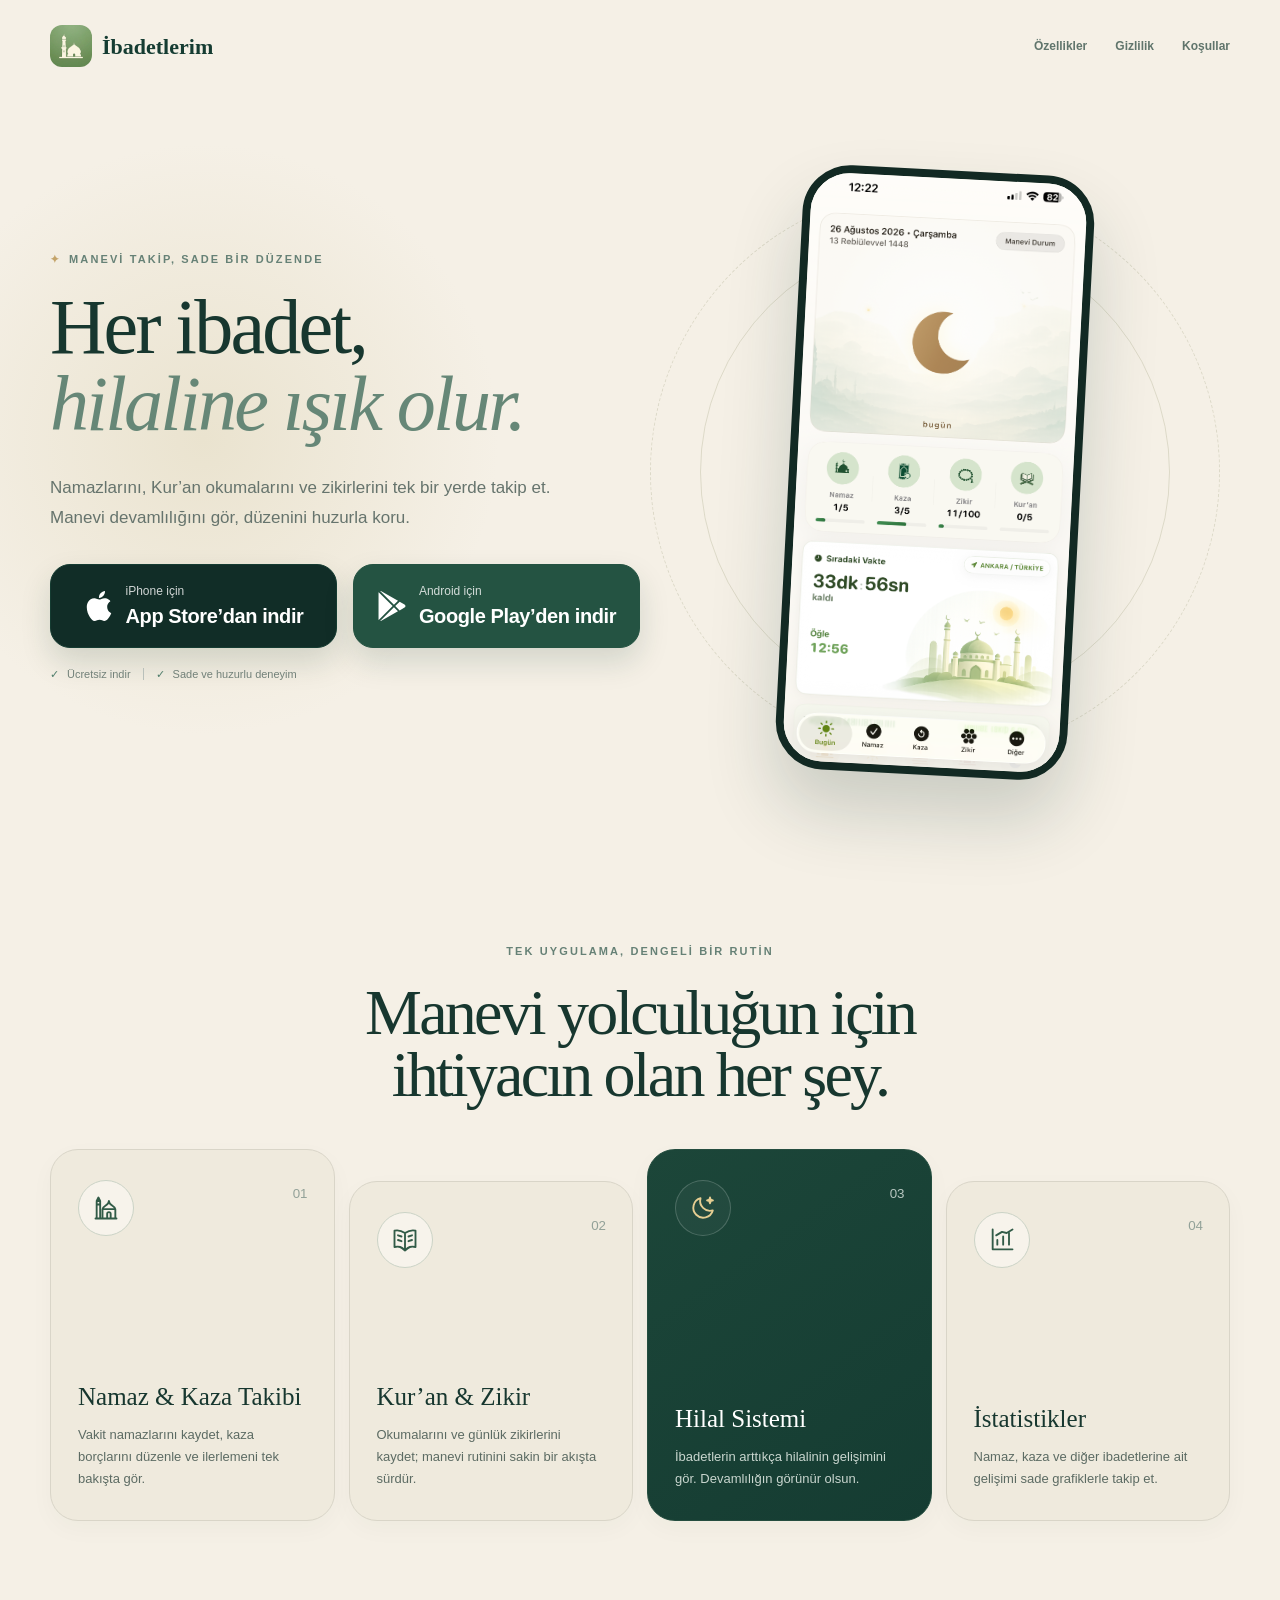
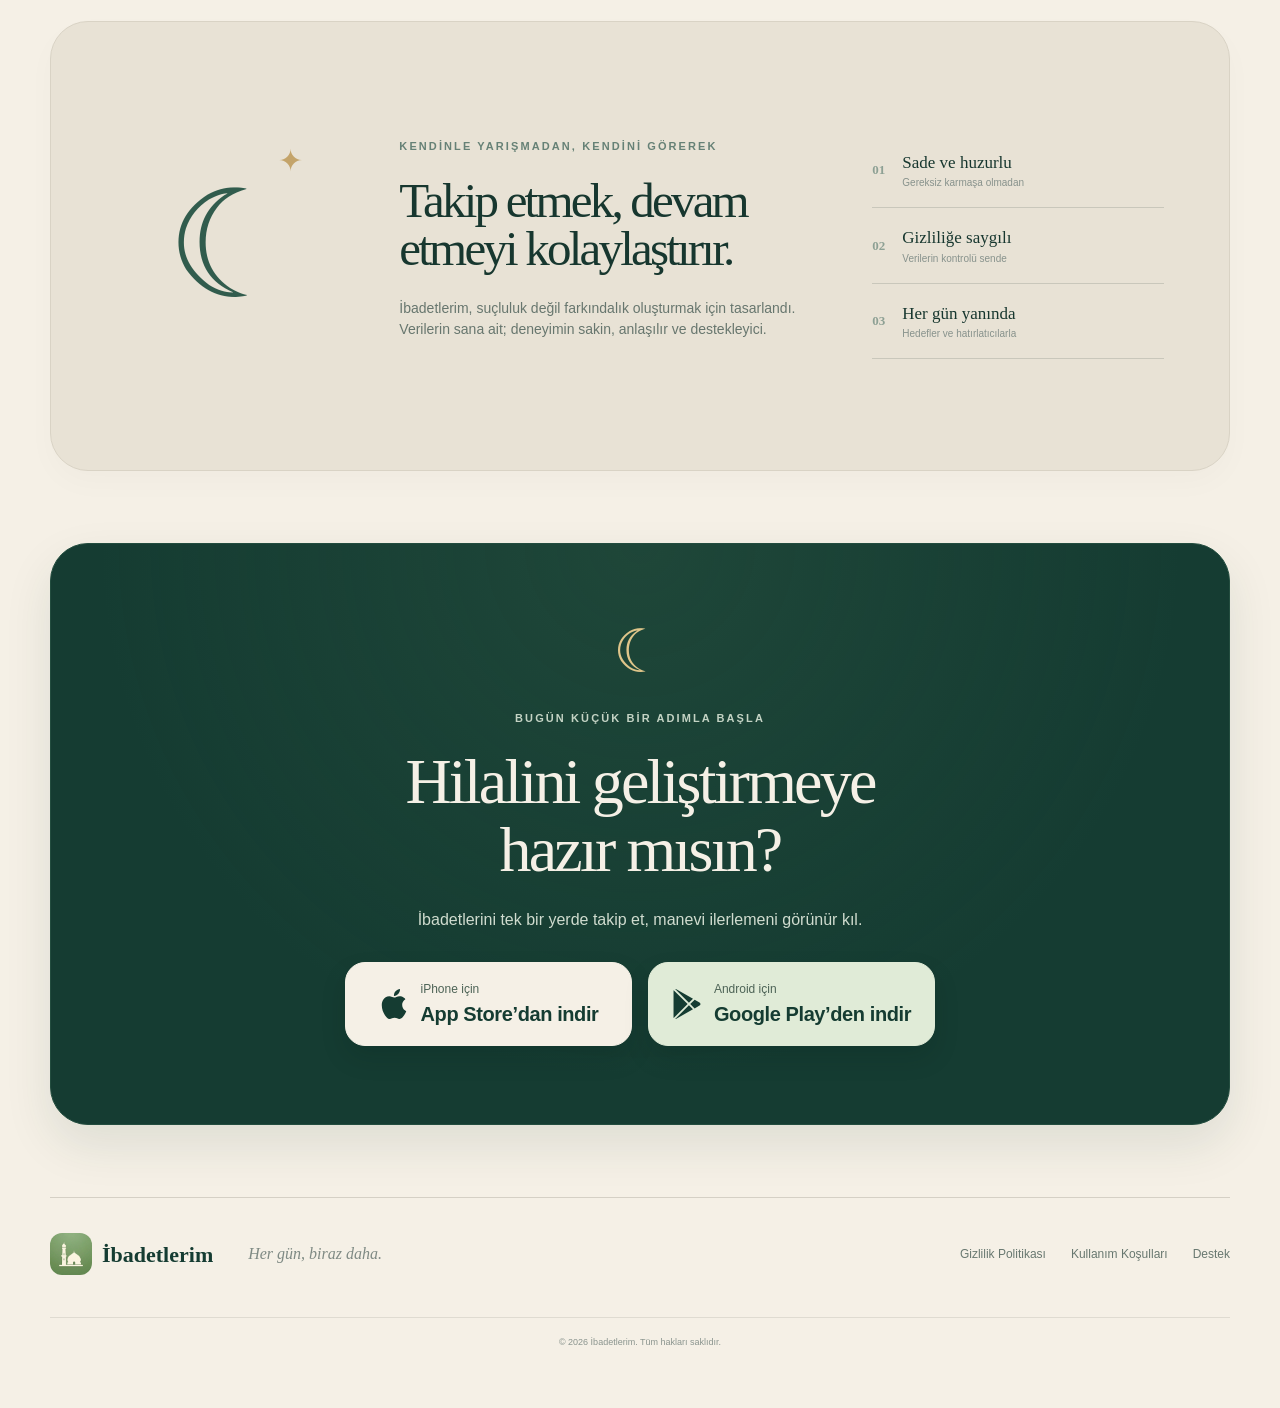
<file: index.html>
<!doctype html><html lang="tr"><head><meta charset="utf-8"><meta name="viewport" content="width=device-width,initial-scale=1"><title>İbadetlerim — Manevi Takip ve Hilal Sistemi</title><meta name="description" content="Namaz, kaza, Kur’an ve zikir takibini tek bir yerde birleştiren sade manevi takip uygulaması."><meta property="og:title" content="İbadetlerim"><meta property="og:description" content="Her ibadet, hilaline ışık olur."><link rel="stylesheet" href="styles.css"><link rel="stylesheet" href="landing.css"><!-- Google Analytics placeholder: gerçek kimlik hazır olduğunda buraya GA etiketi eklenebilir. --><!-- Meta Pixel placeholder: gerçek Pixel ID hazır olduğunda buraya Meta etiketi eklenebilir. --></head>
<body class="landing"><header class="lp-header"><div class="lp-shell lp-nav"><a class="lp-brand" href="#top"><img src="ibadetlerim-logo.jpg" alt="" width="42" height="42" style="border-radius:12px;object-fit:cover">İbadetlerim</a><nav aria-label="Ana menü"><a href="#ozellikler">Özellikler</a><a href="ibadetlerim-privacy.html">Gizlilik</a><a href="ibadetlerim-terms.html">Koşullar</a></nav></div></header>
<main id="top"><section class="lp-hero lp-shell"><div class="lp-hero-copy"><p class="lp-eyebrow"><span>✦</span>Manevi takip, sade bir düzende</p><h1>Her ibadet,<br><em>hilaline ışık olur.</em></h1><p class="lp-lead">Namazlarını, Kur’an okumalarını ve zikirlerini tek bir yerde takip et. Manevi devamlılığını gör, düzenini huzurla koru.</p><div class="lp-actions"><a class="lp-store" href="https://apps.apple.com/tr/app/i-badetlerim/id6791574073" target="_blank" rel="noopener"><svg class="lp-store-icon" viewBox="0 0 24 24" width="30" height="30" fill="currentColor" aria-hidden="true" focusable="false" xmlns="http://www.w3.org/2000/svg"><path d="M12.152 6.896c-.948 0-2.415-1.078-3.96-1.04-2.04.027-3.91 1.183-4.961 3.014-2.117 3.675-.546 9.103 1.519 12.09 1.013 1.454 2.208 3.09 3.792 3.039 1.52-.065 2.09-.987 3.935-.987 1.831 0 2.35.987 3.96.948 1.637-.026 2.676-1.48 3.676-2.948 1.156-1.688 1.636-3.325 1.662-3.415-.039-.013-3.182-1.221-3.22-4.857-.026-3.04 2.48-4.494 2.597-4.559-1.429-2.09-3.623-2.324-4.39-2.376-2-.156-3.675 1.09-4.61 1.09zM15.53 3.83c.843-1.012 1.4-2.427 1.245-3.83-1.207.052-2.662.805-3.532 1.818-.78.896-1.454 2.338-1.273 3.714 1.338.104 2.715-.688 3.559-1.701"/></svg><span><small>iPhone için</small><strong>App Store’dan indir</strong></span></a><a class="lp-store lp-store-play" href="https://play.google.com/store/apps/details?id=com.ibadetlerim.app" target="_blank" rel="noopener"><svg class="lp-store-icon" viewBox="0 0 24 24" width="30" height="30" fill="currentColor" aria-hidden="true" focusable="false" xmlns="http://www.w3.org/2000/svg"><path d="M22.018 13.298l-3.919 2.218-3.515-3.493 3.543-3.521 3.891 2.202a1.49 1.49 0 0 1 0 2.594zM1.337.924a1.486 1.486 0 0 0-.112.568v21.017c0 .217.045.419.124.6l11.155-11.087L1.337.924zm12.207 10.065l3.258-3.238L3.45.195a1.466 1.466 0 0 0-.946-.179l11.04 10.973zm0 2.067l-11 10.933c.298.036.612-.016.906-.183l13.324-7.54-3.23-3.21z"/></svg><span><small>Android için</small><strong>Google Play’den indir</strong></span></a></div><p class="lp-micro"><span>✓</span>Ücretsiz indir<i></i><span>✓</span>Sade ve huzurlu deneyim</p></div>
<div class="lp-phone-stage" aria-label="İbadetlerim uygulamasının gerçek ekran görüntüsü"><i class="lp-orbit one"></i><i class="lp-orbit two"></i><div class="lp-phone"><div class="lp-screen" style="padding:0"><img src="ibadetlerim-ekran.png" alt="İbadetlerim uygulaması ana ekranı" width="1290" height="2796" style="display:block;width:100%;height:100%;object-fit:cover"></div></div></div></section>
<section class="lp-features lp-shell" id="ozellikler"><div class="lp-heading"><p class="lp-eyebrow">Tek uygulama, dengeli bir rutin</p><h2>Manevi yolculuğun için<br>ihtiyacın olan her şey.</h2></div><div class="lp-feature-grid"><article><i aria-hidden="true"><svg viewBox="0 0 24 24" width="28" height="28" fill="none" stroke="currentColor" stroke-width="1.6" stroke-linecap="round" stroke-linejoin="round" focusable="false"><path d="M3 21h18M4 21V9h3v12M4 6l1.5-3L7 6M4 9V6h3v3M9 21v-8h11v8M9 13c0-3 5.5-3 5.5-7 0 4 5.5 4 5.5 7M13 21v-4a1.5 1.5 0 0 1 3 0v4"/></svg></i><small>01</small><h3>Namaz &amp; Kaza Takibi</h3><p>Vakit namazlarını kaydet, kaza borçlarını düzenle ve ilerlemeni tek bakışta gör.</p></article><article><i aria-hidden="true"><svg viewBox="0 0 24 24" width="28" height="28" fill="none" stroke="currentColor" stroke-width="1.6" stroke-linecap="round" stroke-linejoin="round" focusable="false"><path d="M12 6v15M3 4c4-1 6 0 9 2 3-2 5-3 9-2v14c-4-1-6 0-9 3-3-3-5-4-9-3V4ZM6 8l3 1M6 12l3 1M15 9l3-1M15 13l3-1"/></svg></i><small>02</small><h3>Kur’an &amp; Zikir</h3><p>Okumalarını ve günlük zikirlerini kaydet; manevi rutinini sakin bir akışta sürdür.</p></article><article class="dark"><i aria-hidden="true"><svg viewBox="0 0 24 24" width="28" height="28" fill="none" stroke="currentColor" stroke-width="1.6" stroke-linecap="round" stroke-linejoin="round" focusable="false"><path d="M20.4 14.1A8.5 8.5 0 0 1 9.9 3.6 8.5 8.5 0 1 0 20.4 14.1Z"/><path d="m18 3 .6 1.9 1.9.6-1.9.6L18 8l-.6-1.9-1.9-.6 1.9-.6L18 3Z"/></svg></i><small>03</small><h3>Hilal Sistemi</h3><p>İbadetlerin arttıkça hilalinin gelişimini gör. Devamlılığın görünür olsun.</p></article><article><i aria-hidden="true"><svg viewBox="0 0 24 24" width="28" height="28" fill="none" stroke="currentColor" stroke-width="1.6" stroke-linecap="round" stroke-linejoin="round" focusable="false"><path d="M4 3v17h17M8 16v-4M13 16V9M18 16V6M7 8l5-3 4 1 5-3"/></svg></i><small>04</small><h3>İstatistikler</h3><p>Namaz, kaza ve diğer ibadetlerine ait gelişimi sade grafiklerle takip et.</p></article></div></section>
<section class="lp-trust lp-shell"><div class="lp-trust-card"><div class="lp-trust-moon">☾<span>✦</span></div><div><p class="lp-eyebrow">Kendinle yarışmadan, kendini görerek</p><h2>Takip etmek, devam etmeyi kolaylaştırır.</h2><p>İbadetlerim, suçluluk değil farkındalık oluşturmak için tasarlandı. Verilerin sana ait; deneyimin sakin, anlaşılır ve destekleyici.</p></div><ul><li><b>01</b><span><strong>Sade ve huzurlu</strong><small>Gereksiz karmaşa olmadan</small></span></li><li><b>02</b><span><strong>Gizliliğe saygılı</strong><small>Verilerin kontrolü sende</small></span></li><li><b>03</b><span><strong>Her gün yanında</strong><small>Hedefler ve hatırlatıcılarla</small></span></li></ul></div></section>
<section class="lp-final lp-shell" id="indir"><div>☾</div><p class="lp-eyebrow">Bugün küçük bir adımla başla</p><h2>Hilalini geliştirmeye<br>hazır mısın?</h2><p>İbadetlerini tek bir yerde takip et, manevi ilerlemeni görünür kıl.</p><div class="lp-actions"><a class="lp-store" href="https://apps.apple.com/tr/app/i-badetlerim/id6791574073" target="_blank" rel="noopener"><svg class="lp-store-icon" viewBox="0 0 24 24" width="30" height="30" fill="currentColor" aria-hidden="true" focusable="false" xmlns="http://www.w3.org/2000/svg"><path d="M12.152 6.896c-.948 0-2.415-1.078-3.96-1.04-2.04.027-3.91 1.183-4.961 3.014-2.117 3.675-.546 9.103 1.519 12.09 1.013 1.454 2.208 3.09 3.792 3.039 1.52-.065 2.09-.987 3.935-.987 1.831 0 2.35.987 3.96.948 1.637-.026 2.676-1.48 3.676-2.948 1.156-1.688 1.636-3.325 1.662-3.415-.039-.013-3.182-1.221-3.22-4.857-.026-3.04 2.48-4.494 2.597-4.559-1.429-2.09-3.623-2.324-4.39-2.376-2-.156-3.675 1.09-4.61 1.09zM15.53 3.83c.843-1.012 1.4-2.427 1.245-3.83-1.207.052-2.662.805-3.532 1.818-.78.896-1.454 2.338-1.273 3.714 1.338.104 2.715-.688 3.559-1.701"/></svg><span><small>iPhone için</small><strong>App Store’dan indir</strong></span></a><a class="lp-store lp-store-play" href="https://play.google.com/store/apps/details?id=com.ibadetlerim.app" target="_blank" rel="noopener"><svg class="lp-store-icon" viewBox="0 0 24 24" width="30" height="30" fill="currentColor" aria-hidden="true" focusable="false" xmlns="http://www.w3.org/2000/svg"><path d="M22.018 13.298l-3.919 2.218-3.515-3.493 3.543-3.521 3.891 2.202a1.49 1.49 0 0 1 0 2.594zM1.337.924a1.486 1.486 0 0 0-.112.568v21.017c0 .217.045.419.124.6l11.155-11.087L1.337.924zm12.207 10.065l3.258-3.238L3.45.195a1.466 1.466 0 0 0-.946-.179l11.04 10.973zm0 2.067l-11 10.933c.298.036.612-.016.906-.183l13.324-7.54-3.23-3.21z"/></svg><span><small>Android için</small><strong>Google Play’den indir</strong></span></a></div></section></main>
<footer class="lp-footer lp-shell"><a class="lp-brand" href="#top"><img src="ibadetlerim-logo.jpg" alt="" width="42" height="42" style="border-radius:12px;object-fit:cover">İbadetlerim</a><p>Her gün, biraz daha.</p><div><a href="ibadetlerim-privacy.html">Gizlilik Politikası</a><a href="ibadetlerim-terms.html">Kullanım Koşulları</a><a href="mailto:ibadetlerim.ekosistem@gmail.com">Destek</a></div><small>© 2026 İbadetlerim. Tüm hakları saklıdır.</small></footer></body></html>
</file>
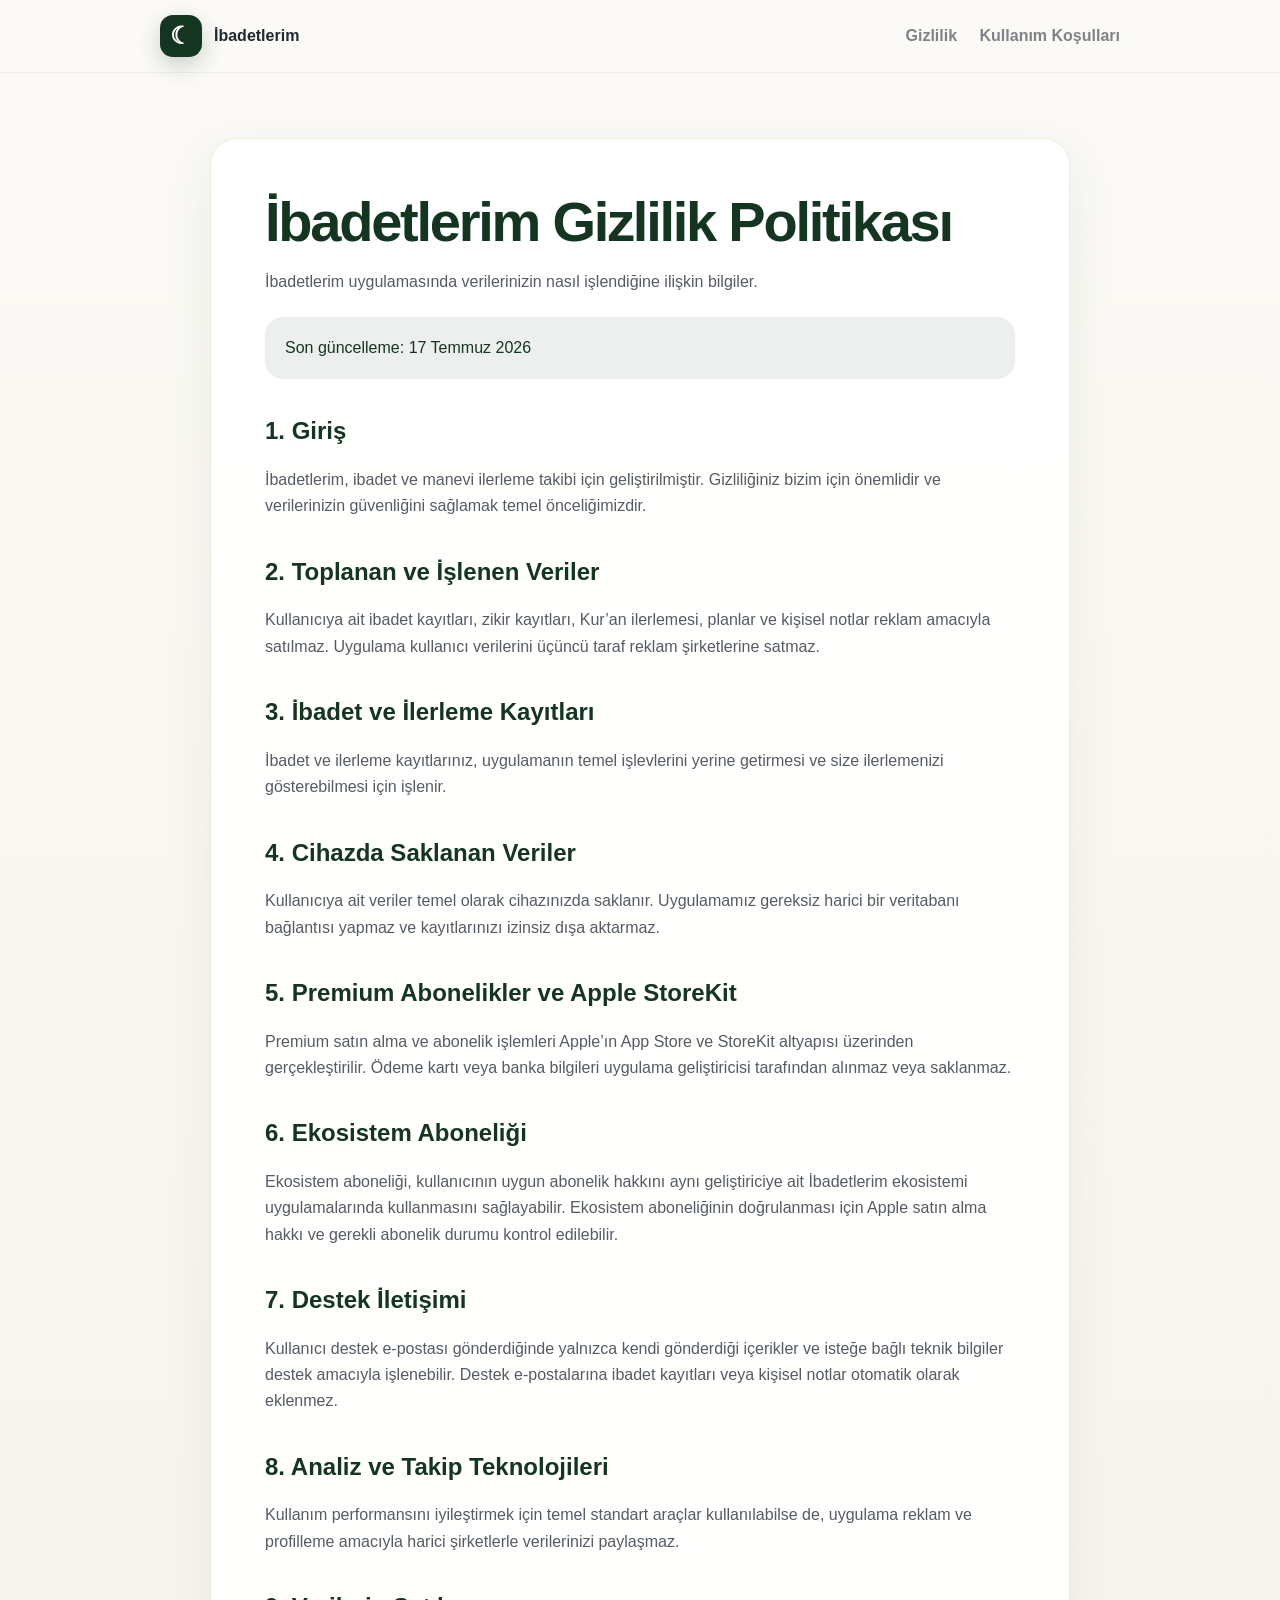
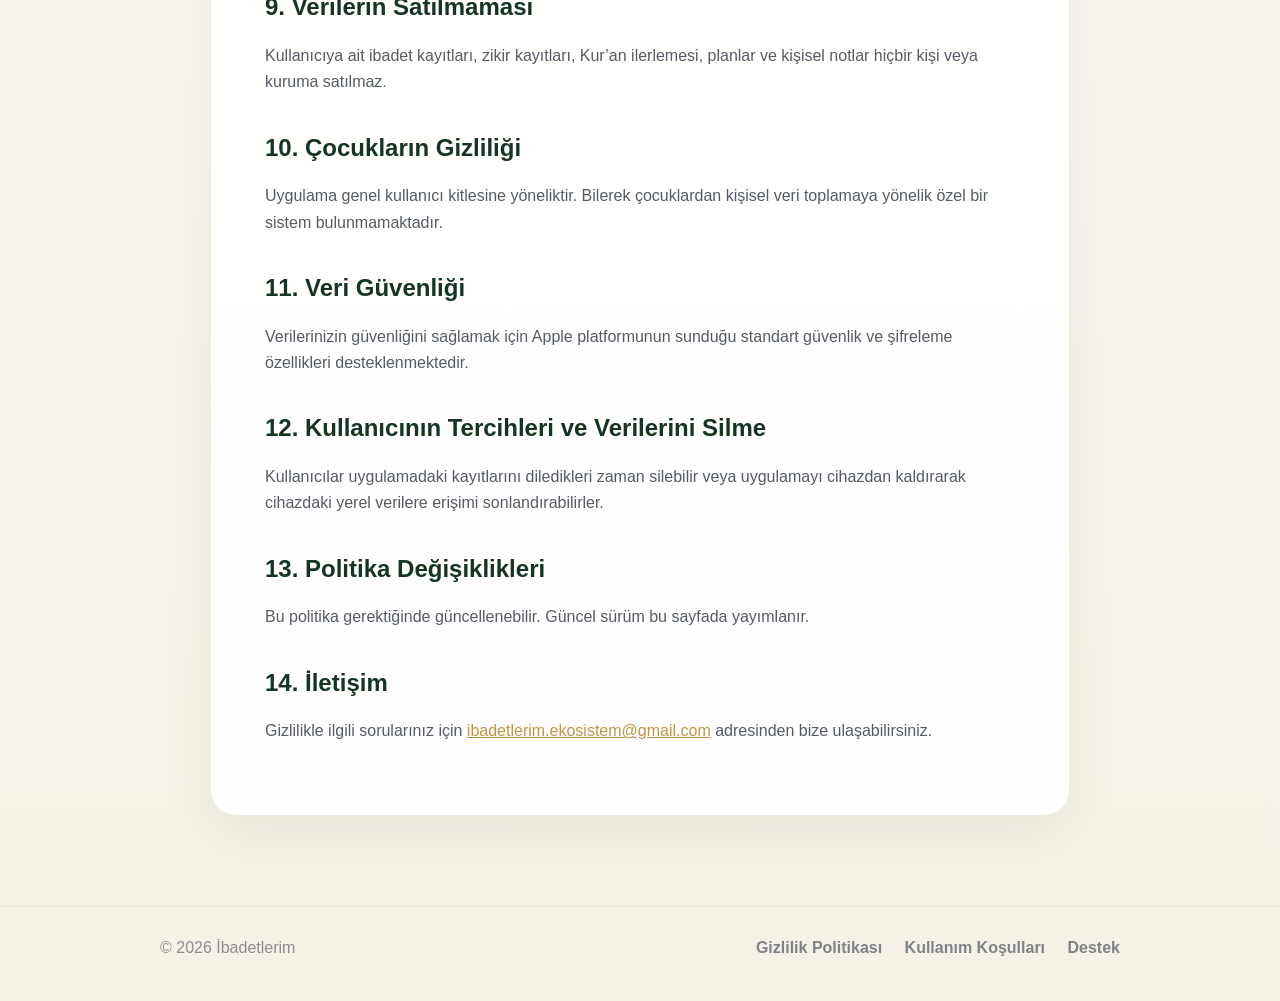
<file: ibadetlerim-privacy.html>
<!doctype html>
<html lang="tr">
<head>
<meta charset="utf-8">
<meta name="viewport" content="width=device-width,initial-scale=1">
<title>İbadetlerim Gizlilik Politikası</title>
<meta name="description" content="İbadetlerim uygulamasında verilerinizin nasıl işlendiğine ilişkin bilgiler.">
<link rel="stylesheet" href="styles.css">
<style>
  :root {
    --ibadetlerim-dark-green: #143621;
    --ibadetlerim-gold: #c29544;
  }
  .brand .logo {
    background: var(--ibadetlerim-dark-green);
    box-shadow: 0 8px 22px rgba(20, 54, 33, 0.22);
  }
  .page-card h1, .page-card h2 {
    color: var(--ibadetlerim-dark-green);
  }
  .page-card a {
    color: var(--ibadetlerim-gold);
    text-decoration: underline;
  }
  .notice {
    background: rgba(20, 54, 33, 0.08);
    color: var(--ibadetlerim-dark-green);
  }
</style>
</head>
<body>
<header>
<div class="container nav">
<div class="brand">
<span class="logo">☾</span>
<span>İbadetlerim</span>
</div>
<nav>
<a href="ibadetlerim-privacy.html">Gizlilik</a>
<a href="ibadetlerim-terms.html">Kullanım Koşulları</a>
</nav>
</div>
</header>
<main class="page container">
<article class="page-card">
<h1>İbadetlerim Gizlilik Politikası</h1>
<p>İbadetlerim uygulamasında verilerinizin nasıl işlendiğine ilişkin bilgiler.</p>
<div class="notice">Son güncelleme: 17 Temmuz 2026</div>

<h2>1. Giriş</h2>
<p>İbadetlerim, ibadet ve manevi ilerleme takibi için geliştirilmiştir. Gizliliğiniz bizim için önemlidir ve verilerinizin güvenliğini sağlamak temel önceliğimizdir.</p>

<h2>2. Toplanan ve İşlenen Veriler</h2>
<p>Kullanıcıya ait ibadet kayıtları, zikir kayıtları, Kur’an ilerlemesi, planlar ve kişisel notlar reklam amacıyla satılmaz. Uygulama kullanıcı verilerini üçüncü taraf reklam şirketlerine satmaz.</p>

<h2>3. İbadet ve İlerleme Kayıtları</h2>
<p>İbadet ve ilerleme kayıtlarınız, uygulamanın temel işlevlerini yerine getirmesi ve size ilerlemenizi gösterebilmesi için işlenir.</p>

<h2>4. Cihazda Saklanan Veriler</h2>
<p>Kullanıcıya ait veriler temel olarak cihazınızda saklanır. Uygulamamız gereksiz harici bir veritabanı bağlantısı yapmaz ve kayıtlarınızı izinsiz dışa aktarmaz.</p>

<h2>5. Premium Abonelikler ve Apple StoreKit</h2>
<p>Premium satın alma ve abonelik işlemleri Apple’ın App Store ve StoreKit altyapısı üzerinden gerçekleştirilir. Ödeme kartı veya banka bilgileri uygulama geliştiricisi tarafından alınmaz veya saklanmaz.</p>

<h2>6. Ekosistem Aboneliği</h2>
<p>Ekosistem aboneliği, kullanıcının uygun abonelik hakkını aynı geliştiriciye ait İbadetlerim ekosistemi uygulamalarında kullanmasını sağlayabilir. Ekosistem aboneliğinin doğrulanması için Apple satın alma hakkı ve gerekli abonelik durumu kontrol edilebilir.</p>

<h2>7. Destek İletişimi</h2>
<p>Kullanıcı destek e-postası gönderdiğinde yalnızca kendi gönderdiği içerikler ve isteğe bağlı teknik bilgiler destek amacıyla işlenebilir. Destek e-postalarına ibadet kayıtları veya kişisel notlar otomatik olarak eklenmez.</p>

<h2>8. Analiz ve Takip Teknolojileri</h2>
<p>Kullanım performansını iyileştirmek için temel standart araçlar kullanılabilse de, uygulama reklam ve profilleme amacıyla harici şirketlerle verilerinizi paylaşmaz.</p>

<h2>9. Verilerin Satılmaması</h2>
<p>Kullanıcıya ait ibadet kayıtları, zikir kayıtları, Kur’an ilerlemesi, planlar ve kişisel notlar hiçbir kişi veya kuruma satılmaz.</p>

<h2>10. Çocukların Gizliliği</h2>
<p>Uygulama genel kullanıcı kitlesine yöneliktir. Bilerek çocuklardan kişisel veri toplamaya yönelik özel bir sistem bulunmamaktadır.</p>

<h2>11. Veri Güvenliği</h2>
<p>Verilerinizin güvenliğini sağlamak için Apple platformunun sunduğu standart güvenlik ve şifreleme özellikleri desteklenmektedir.</p>

<h2>12. Kullanıcının Tercihleri ve Verilerini Silme</h2>
<p>Kullanıcılar uygulamadaki kayıtlarını diledikleri zaman silebilir veya uygulamayı cihazdan kaldırarak cihazdaki yerel verilere erişimi sonlandırabilirler.</p>

<h2>13. Politika Değişiklikleri</h2>
<p>Bu politika gerektiğinde güncellenebilir. Güncel sürüm bu sayfada yayımlanır.</p>

<h2>14. İletişim</h2>
<p>Gizlilikle ilgili sorularınız için <a href="mailto:ibadetlerim.ekosistem@gmail.com">ibadetlerim.ekosistem@gmail.com</a> adresinden bize ulaşabilirsiniz.</p>

</article>
</main>
<footer>
<div class="container footer-inner">
<span>© 2026 İbadetlerim</span>
<span class="footer-links">
<a href="ibadetlerim-privacy.html">Gizlilik Politikası</a>
<a href="ibadetlerim-terms.html">Kullanım Koşulları</a>
<a href="mailto:ibadetlerim.ekosistem@gmail.com">Destek</a>
</span>
</div>
</footer>
</body>
</html>
</file>
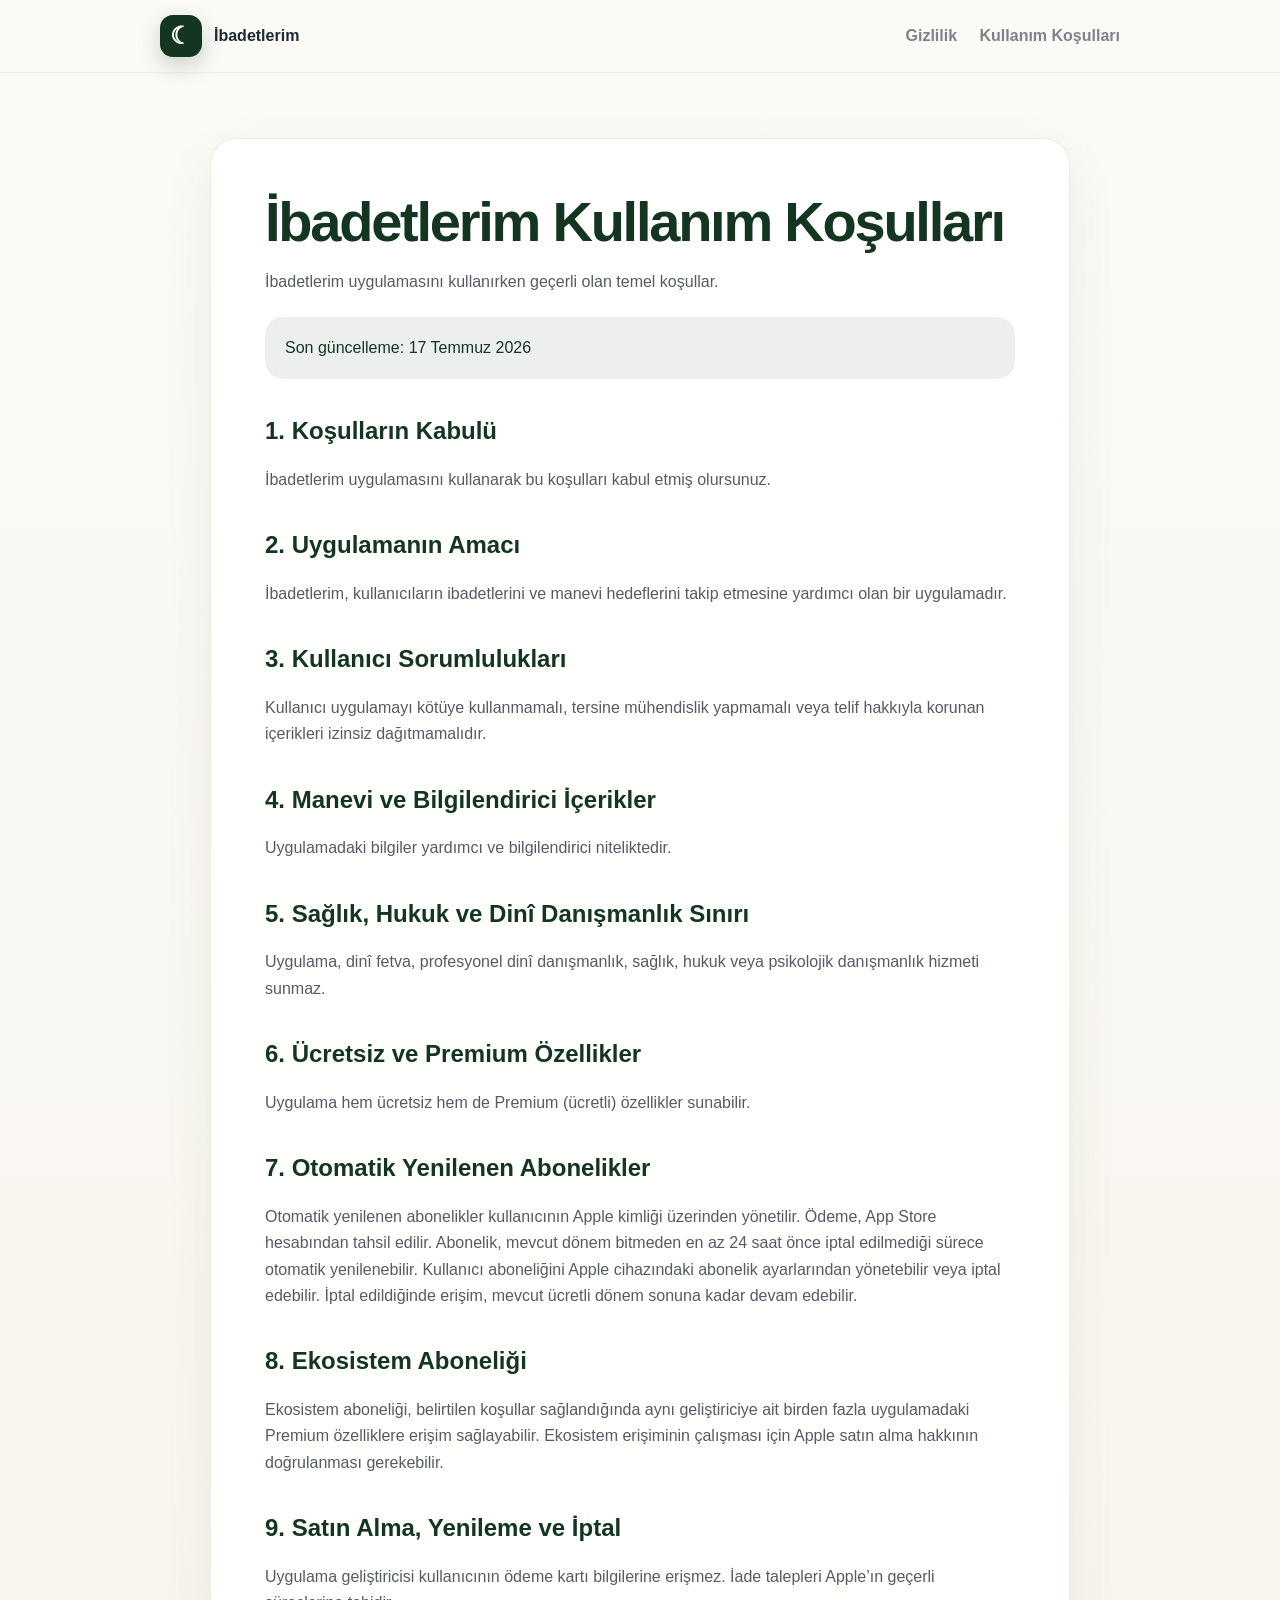
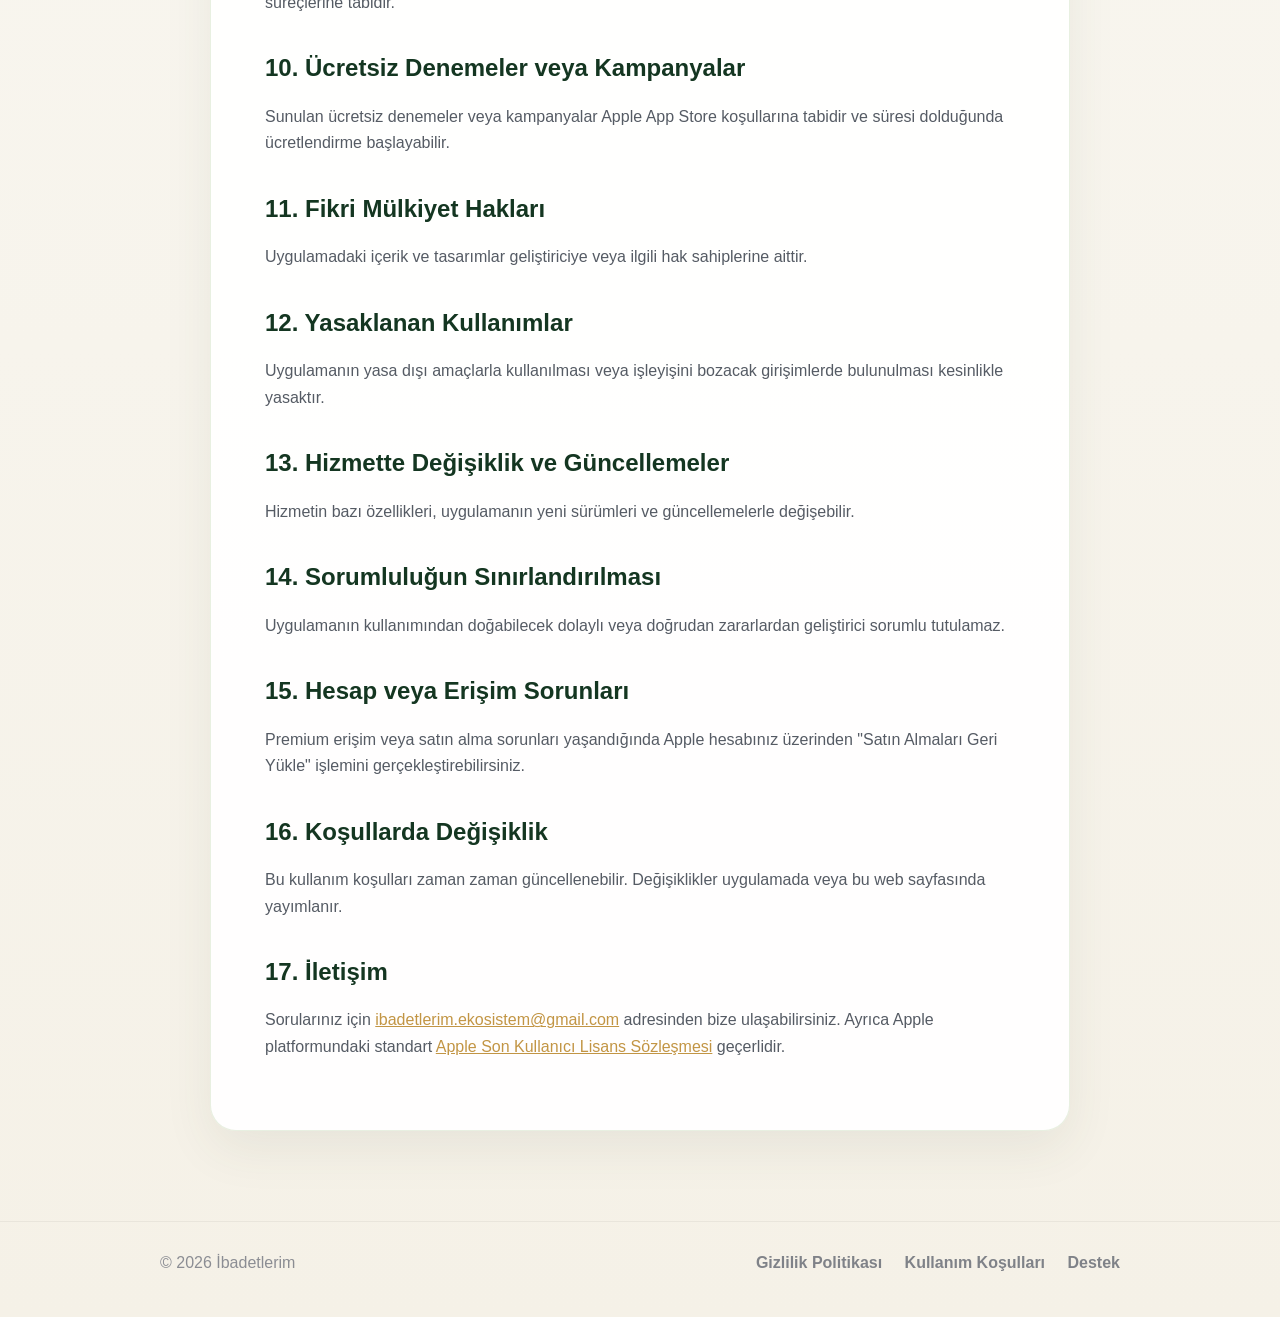
<file: ibadetlerim-terms.html>
<!doctype html>
<html lang="tr">
<head>
<meta charset="utf-8">
<meta name="viewport" content="width=device-width,initial-scale=1">
<title>İbadetlerim Kullanım Koşulları</title>
<meta name="description" content="İbadetlerim uygulamasını kullanırken geçerli olan temel koşullar.">
<link rel="stylesheet" href="styles.css">
<style>
  :root {
    --ibadetlerim-dark-green: #143621;
    --ibadetlerim-gold: #c29544;
  }
  .brand .logo {
    background: var(--ibadetlerim-dark-green);
    box-shadow: 0 8px 22px rgba(20, 54, 33, 0.22);
  }
  .page-card h1, .page-card h2 {
    color: var(--ibadetlerim-dark-green);
  }
  .page-card a {
    color: var(--ibadetlerim-gold);
    text-decoration: underline;
  }
  .notice {
    background: rgba(20, 54, 33, 0.08);
    color: var(--ibadetlerim-dark-green);
  }
</style>
</head>
<body>
<header>
<div class="container nav">
<div class="brand">
<span class="logo">☾</span>
<span>İbadetlerim</span>
</div>
<nav>
<a href="ibadetlerim-privacy.html">Gizlilik</a>
<a href="ibadetlerim-terms.html">Kullanım Koşulları</a>
</nav>
</div>
</header>
<main class="page container">
<article class="page-card">
<h1>İbadetlerim Kullanım Koşulları</h1>
<p>İbadetlerim uygulamasını kullanırken geçerli olan temel koşullar.</p>
<div class="notice">Son güncelleme: 17 Temmuz 2026</div>

<h2>1. Koşulların Kabulü</h2>
<p>İbadetlerim uygulamasını kullanarak bu koşulları kabul etmiş olursunuz.</p>

<h2>2. Uygulamanın Amacı</h2>
<p>İbadetlerim, kullanıcıların ibadetlerini ve manevi hedeflerini takip etmesine yardımcı olan bir uygulamadır.</p>

<h2>3. Kullanıcı Sorumlulukları</h2>
<p>Kullanıcı uygulamayı kötüye kullanmamalı, tersine mühendislik yapmamalı veya telif hakkıyla korunan içerikleri izinsiz dağıtmamalıdır.</p>

<h2>4. Manevi ve Bilgilendirici İçerikler</h2>
<p>Uygulamadaki bilgiler yardımcı ve bilgilendirici niteliktedir.</p>

<h2>5. Sağlık, Hukuk ve Dinî Danışmanlık Sınırı</h2>
<p>Uygulama, dinî fetva, profesyonel dinî danışmanlık, sağlık, hukuk veya psikolojik danışmanlık hizmeti sunmaz.</p>

<h2>6. Ücretsiz ve Premium Özellikler</h2>
<p>Uygulama hem ücretsiz hem de Premium (ücretli) özellikler sunabilir.</p>

<h2>7. Otomatik Yenilenen Abonelikler</h2>
<p>Otomatik yenilenen abonelikler kullanıcının Apple kimliği üzerinden yönetilir. Ödeme, App Store hesabından tahsil edilir. Abonelik, mevcut dönem bitmeden en az 24 saat önce iptal edilmediği sürece otomatik yenilenebilir. Kullanıcı aboneliğini Apple cihazındaki abonelik ayarlarından yönetebilir veya iptal edebilir. İptal edildiğinde erişim, mevcut ücretli dönem sonuna kadar devam edebilir.</p>

<h2>8. Ekosistem Aboneliği</h2>
<p>Ekosistem aboneliği, belirtilen koşullar sağlandığında aynı geliştiriciye ait birden fazla uygulamadaki Premium özelliklere erişim sağlayabilir. Ekosistem erişiminin çalışması için Apple satın alma hakkının doğrulanması gerekebilir.</p>

<h2>9. Satın Alma, Yenileme ve İptal</h2>
<p>Uygulama geliştiricisi kullanıcının ödeme kartı bilgilerine erişmez. İade talepleri Apple’ın geçerli süreçlerine tabidir.</p>

<h2>10. Ücretsiz Denemeler veya Kampanyalar</h2>
<p>Sunulan ücretsiz denemeler veya kampanyalar Apple App Store koşullarına tabidir ve süresi dolduğunda ücretlendirme başlayabilir.</p>

<h2>11. Fikri Mülkiyet Hakları</h2>
<p>Uygulamadaki içerik ve tasarımlar geliştiriciye veya ilgili hak sahiplerine aittir.</p>

<h2>12. Yasaklanan Kullanımlar</h2>
<p>Uygulamanın yasa dışı amaçlarla kullanılması veya işleyişini bozacak girişimlerde bulunulması kesinlikle yasaktır.</p>

<h2>13. Hizmette Değişiklik ve Güncellemeler</h2>
<p>Hizmetin bazı özellikleri, uygulamanın yeni sürümleri ve güncellemelerle değişebilir.</p>

<h2>14. Sorumluluğun Sınırlandırılması</h2>
<p>Uygulamanın kullanımından doğabilecek dolaylı veya doğrudan zararlardan geliştirici sorumlu tutulamaz.</p>

<h2>15. Hesap veya Erişim Sorunları</h2>
<p>Premium erişim veya satın alma sorunları yaşandığında Apple hesabınız üzerinden "Satın Almaları Geri Yükle" işlemini gerçekleştirebilirsiniz.</p>

<h2>16. Koşullarda Değişiklik</h2>
<p>Bu kullanım koşulları zaman zaman güncellenebilir. Değişiklikler uygulamada veya bu web sayfasında yayımlanır.</p>

<h2>17. İletişim</h2>
<p>Sorularınız için <a href="mailto:ibadetlerim.ekosistem@gmail.com">ibadetlerim.ekosistem@gmail.com</a> adresinden bize ulaşabilirsiniz. Ayrıca Apple platformundaki standart <a href="https://www.apple.com/legal/internet-services/itunes/dev/stdeula/" target="_blank" rel="noopener">Apple Son Kullanıcı Lisans Sözleşmesi</a> geçerlidir.</p>

</article>
</main>
<footer>
<div class="container footer-inner">
<span>© 2026 İbadetlerim</span>
<span class="footer-links">
<a href="ibadetlerim-privacy.html">Gizlilik Politikası</a>
<a href="ibadetlerim-terms.html">Kullanım Koşulları</a>
<a href="mailto:ibadetlerim.ekosistem@gmail.com">Destek</a>
</span>
</div>
</footer>
</body>
</html>
</file>
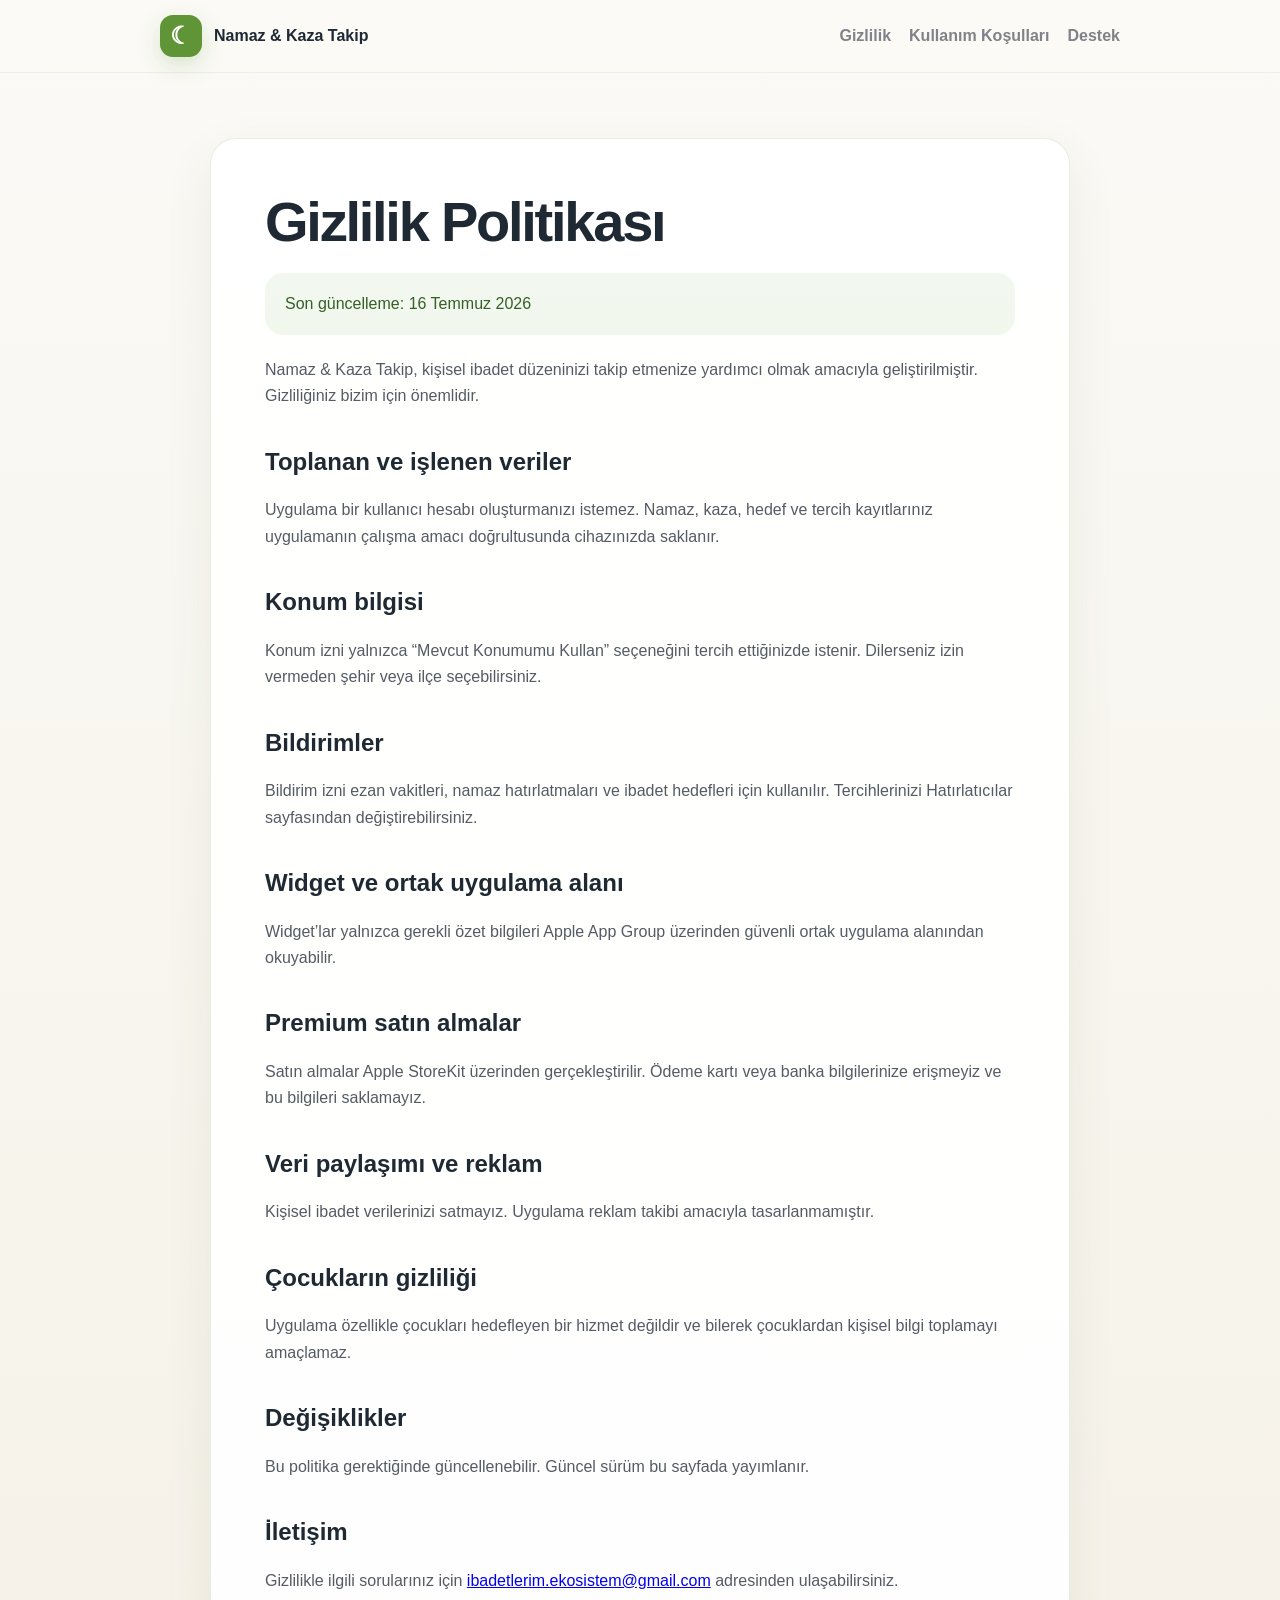
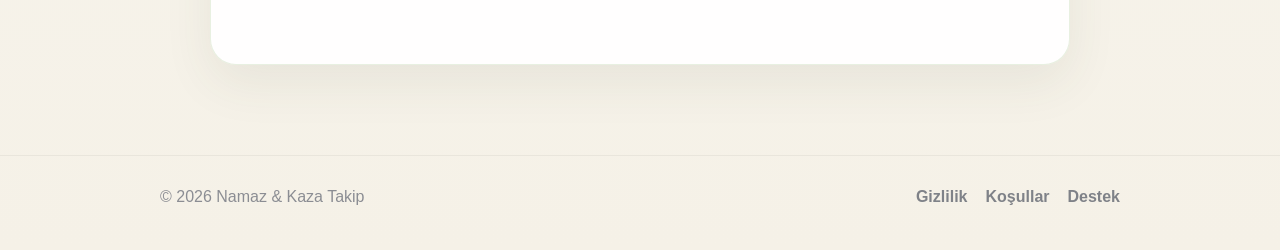
<file: privacy.html>
<!doctype html><html lang="tr"><head><meta charset="utf-8"><meta name="viewport" content="width=device-width,initial-scale=1"><title>Gizlilik Politikası — Namaz & Kaza Takip</title><link rel="stylesheet" href="styles.css"></head><body><header><div class="container nav"><a class="brand" href="index.html"><span class="logo">☾</span><span>Namaz &amp; Kaza Takip</span></a><nav><a href="privacy.html">Gizlilik</a><a href="terms.html">Kullanım Koşulları</a><a href="support.html">Destek</a></nav></div></header><main class="page container"><article class="page-card"><h1>Gizlilik Politikası</h1><div class="notice">Son güncelleme: <span data-last-updated></span></div><p>Namaz &amp; Kaza Takip, kişisel ibadet düzeninizi takip etmenize yardımcı olmak amacıyla geliştirilmiştir. Gizliliğiniz bizim için önemlidir.</p><h2>Toplanan ve işlenen veriler</h2><p>Uygulama bir kullanıcı hesabı oluşturmanızı istemez. Namaz, kaza, hedef ve tercih kayıtlarınız uygulamanın çalışma amacı doğrultusunda cihazınızda saklanır.</p><h2>Konum bilgisi</h2><p>Konum izni yalnızca “Mevcut Konumumu Kullan” seçeneğini tercih ettiğinizde istenir. Dilerseniz izin vermeden şehir veya ilçe seçebilirsiniz.</p><h2>Bildirimler</h2><p>Bildirim izni ezan vakitleri, namaz hatırlatmaları ve ibadet hedefleri için kullanılır. Tercihlerinizi Hatırlatıcılar sayfasından değiştirebilirsiniz.</p><h2>Widget ve ortak uygulama alanı</h2><p>Widget’lar yalnızca gerekli özet bilgileri Apple App Group üzerinden güvenli ortak uygulama alanından okuyabilir.</p><h2>Premium satın almalar</h2><p>Satın almalar Apple StoreKit üzerinden gerçekleştirilir. Ödeme kartı veya banka bilgilerinize erişmeyiz ve bu bilgileri saklamayız.</p><h2>Veri paylaşımı ve reklam</h2><p>Kişisel ibadet verilerinizi satmayız. Uygulama reklam takibi amacıyla tasarlanmamıştır.</p><h2>Çocukların gizliliği</h2><p>Uygulama özellikle çocukları hedefleyen bir hizmet değildir ve bilerek çocuklardan kişisel bilgi toplamayı amaçlamaz.</p><h2>Değişiklikler</h2><p>Bu politika gerektiğinde güncellenebilir. Güncel sürüm bu sayfada yayımlanır.</p><h2>İletişim</h2><p>Gizlilikle ilgili sorularınız için <a data-support-email href="#"></a> adresinden ulaşabilirsiniz.</p></article></main><footer><div class="container footer-inner"><span>© 2026 Namaz &amp; Kaza Takip</span><span class="footer-links"><a href="privacy.html">Gizlilik</a><a href="terms.html">Koşullar</a><a href="support.html">Destek</a></span></div></footer><script src="config.js"></script><script src="script.js"></script></body></html>
</file>
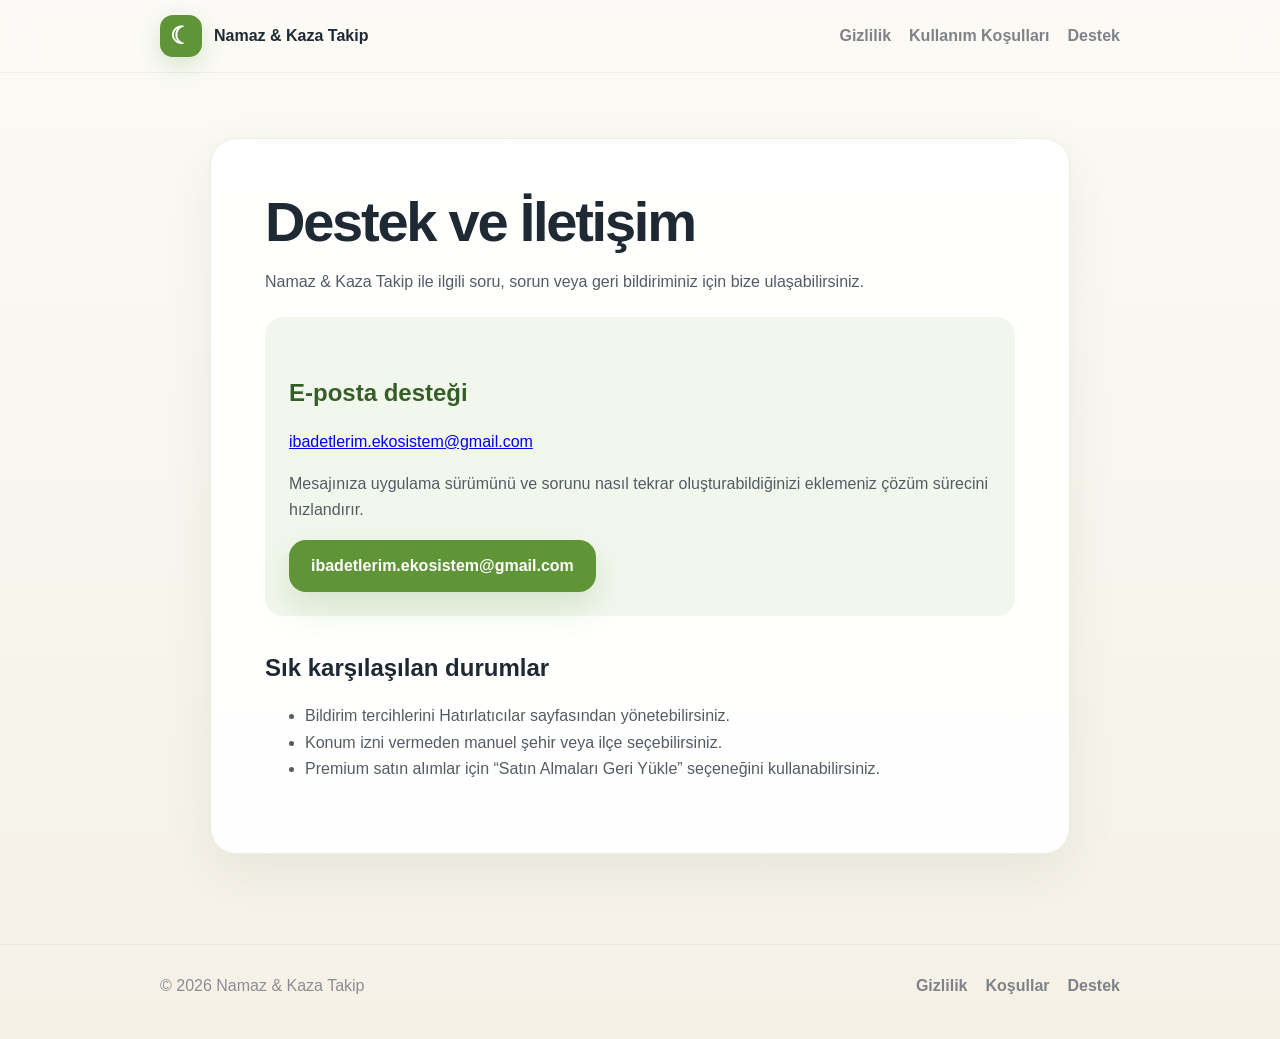
<file: support.html>
<!doctype html><html lang="tr"><head><meta charset="utf-8"><meta name="viewport" content="width=device-width,initial-scale=1"><title>Destek — Namaz & Kaza Takip</title><link rel="stylesheet" href="styles.css"></head><body><header><div class="container nav"><a class="brand" href="index.html"><span class="logo">☾</span><span>Namaz &amp; Kaza Takip</span></a><nav><a href="privacy.html">Gizlilik</a><a href="terms.html">Kullanım Koşulları</a><a href="support.html">Destek</a></nav></div></header><main class="page container"><article class="page-card"><h1>Destek ve İletişim</h1><p>Namaz &amp; Kaza Takip ile ilgili soru, sorun veya geri bildiriminiz için bize ulaşabilirsiniz.</p><div class="contact-box"><h2>E-posta desteği</h2><p><a data-support-email href="#"></a></p><p>Mesajınıza uygulama sürümünü ve sorunu nasıl tekrar oluşturabildiğinizi eklemeniz çözüm sürecini hızlandırır.</p><a class="button primary" data-support-email href="#">E-posta Gönder</a></div><h2>Sık karşılaşılan durumlar</h2><ul><li>Bildirim tercihlerini Hatırlatıcılar sayfasından yönetebilirsiniz.</li><li>Konum izni vermeden manuel şehir veya ilçe seçebilirsiniz.</li><li>Premium satın alımlar için “Satın Almaları Geri Yükle” seçeneğini kullanabilirsiniz.</li></ul></article></main><footer><div class="container footer-inner"><span>© 2026 Namaz &amp; Kaza Takip</span><span class="footer-links"><a href="privacy.html">Gizlilik</a><a href="terms.html">Koşullar</a><a href="support.html">Destek</a></span></div></footer><script src="config.js"></script><script src="script.js"></script></body></html>
</file>
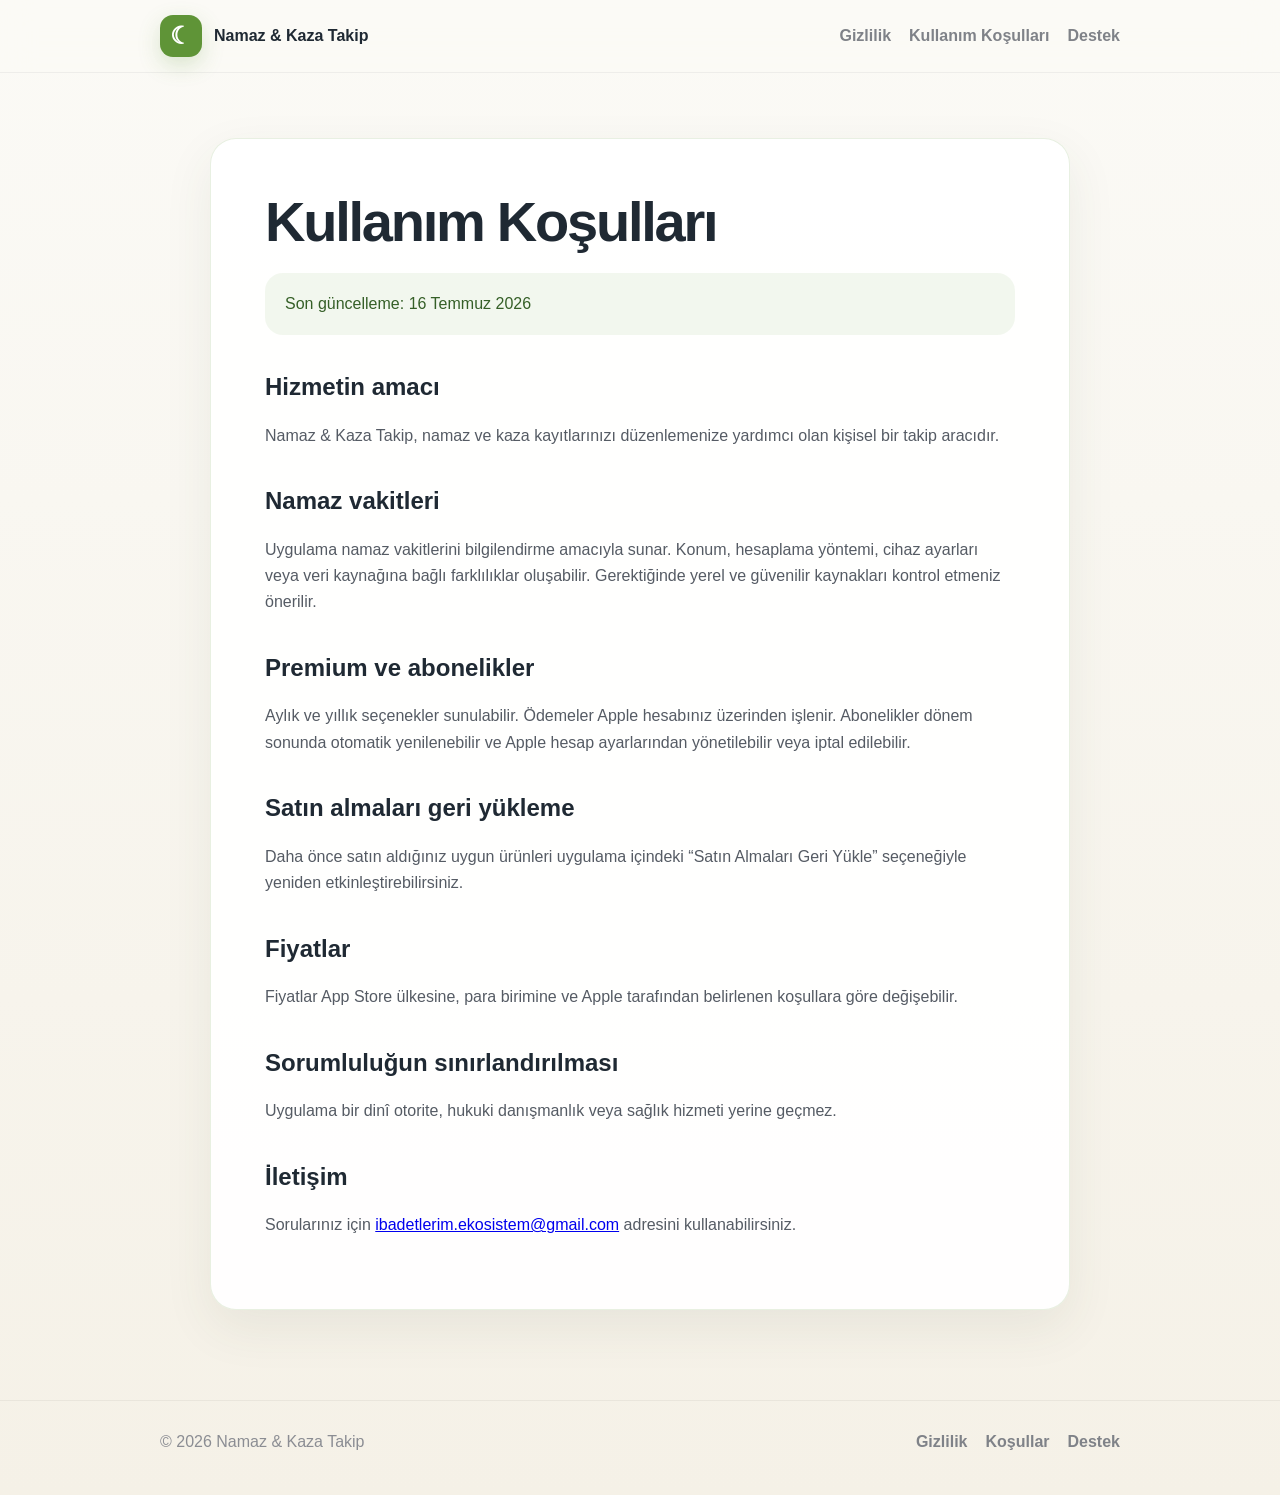
<file: terms.html>
<!doctype html><html lang="tr"><head><meta charset="utf-8"><meta name="viewport" content="width=device-width,initial-scale=1"><title>Kullanım Koşulları — Namaz & Kaza Takip</title><link rel="stylesheet" href="styles.css"></head><body><header><div class="container nav"><a class="brand" href="index.html"><span class="logo">☾</span><span>Namaz &amp; Kaza Takip</span></a><nav><a href="privacy.html">Gizlilik</a><a href="terms.html">Kullanım Koşulları</a><a href="support.html">Destek</a></nav></div></header><main class="page container"><article class="page-card"><h1>Kullanım Koşulları</h1><div class="notice">Son güncelleme: <span data-last-updated></span></div><h2>Hizmetin amacı</h2><p>Namaz &amp; Kaza Takip, namaz ve kaza kayıtlarınızı düzenlemenize yardımcı olan kişisel bir takip aracıdır.</p><h2>Namaz vakitleri</h2><p>Uygulama namaz vakitlerini bilgilendirme amacıyla sunar. Konum, hesaplama yöntemi, cihaz ayarları veya veri kaynağına bağlı farklılıklar oluşabilir. Gerektiğinde yerel ve güvenilir kaynakları kontrol etmeniz önerilir.</p><h2>Premium ve abonelikler</h2><p>Aylık ve yıllık seçenekler sunulabilir. Ödemeler Apple hesabınız üzerinden işlenir. Abonelikler dönem sonunda otomatik yenilenebilir ve Apple hesap ayarlarından yönetilebilir veya iptal edilebilir.</p><h2>Satın almaları geri yükleme</h2><p>Daha önce satın aldığınız uygun ürünleri uygulama içindeki “Satın Almaları Geri Yükle” seçeneğiyle yeniden etkinleştirebilirsiniz.</p><h2>Fiyatlar</h2><p>Fiyatlar App Store ülkesine, para birimine ve Apple tarafından belirlenen koşullara göre değişebilir.</p><h2>Sorumluluğun sınırlandırılması</h2><p>Uygulama bir dinî otorite, hukuki danışmanlık veya sağlık hizmeti yerine geçmez.</p><h2>İletişim</h2><p>Sorularınız için <a data-support-email href="#"></a> adresini kullanabilirsiniz.</p></article></main><footer><div class="container footer-inner"><span>© 2026 Namaz &amp; Kaza Takip</span><span class="footer-links"><a href="privacy.html">Gizlilik</a><a href="terms.html">Koşullar</a><a href="support.html">Destek</a></span></div></footer><script src="config.js"></script><script src="script.js"></script></body></html>
</file>
<file: styles.css>
*{box-sizing:border-box}body{margin:0;font-family:-apple-system,BlinkMacSystemFont,"Segoe UI",sans-serif;background:linear-gradient(180deg,#fbfaf6,#f5f1e7);color:#1f2933;line-height:1.65}.container{width:min(960px,calc(100% - 36px));margin:auto}header{position:sticky;top:0;background:#fbfaf6e8;backdrop-filter:blur(16px);border-bottom:1px solid #0000000d;z-index:10}.nav{min-height:72px;display:flex;align-items:center;justify-content:space-between}.brand{display:flex;align-items:center;gap:12px;color:#1f2933;text-decoration:none;font-weight:800}.logo{width:42px;height:42px;border-radius:13px;background:#5f9437;color:white;display:grid;place-items:center;font-size:24px;box-shadow:0 8px 22px #5f943738}nav a,.footer-links a{color:#7f8288;text-decoration:none;margin-left:18px;font-weight:600}.hero{padding:90px 0 58px;text-align:center}.eyebrow{display:inline-block;padding:8px 14px;border-radius:999px;background:#5f943717;color:#355f27;font-weight:700}h1{font-size:clamp(42px,7vw,70px);line-height:1.03;letter-spacing:-.04em;margin:22px auto 18px}.hero p{max-width:700px;margin:auto;color:#8b8d93;font-size:20px}.actions{margin-top:32px;display:flex;justify-content:center;gap:12px;flex-wrap:wrap}.button{display:inline-flex;align-items:center;justify-content:center;min-height:52px;padding:0 22px;border-radius:17px;text-decoration:none;font-weight:800}.primary{background:#5f9437;color:white;box-shadow:0 14px 34px #5f943733}.secondary{background:white;color:#1f2933;border:1px solid #00000012}.grid{display:grid;grid-template-columns:repeat(3,1fr);gap:18px;padding:20px 0 80px}.card,.page-card{background:#ffffffeb;border:1px solid #5f943724;border-radius:26px;padding:26px;box-shadow:0 18px 50px #3c483214}.card h2{margin:6px 0 8px}.card p,.page p,.page li{color:#555b64}.page{padding:65px 0 90px}.page-card{max-width:860px;margin:auto;padding:clamp(26px,5vw,54px)}.page h1{font-size:clamp(38px,6vw,56px);text-align:left;margin-top:0}.page h2{margin-top:32px;margin-bottom:8px}.notice,.contact-box{padding:18px 20px;border-radius:18px;background:#5f943714;color:#355f27;margin:22px 0}.contact-box{padding:24px}footer{border-top:1px solid #0000000d;padding:28px 0 40px;color:#8b8d93}.footer-inner{display:flex;justify-content:space-between;gap:20px;flex-wrap:wrap}@media(max-width:760px){nav{display:none}.grid{grid-template-columns:1fr}.hero{padding-top:60px}.page{padding-top:34px}}
</file>
<file: landing.css>
.landing{--c:#f5f0e6;--g:#153c32;--gold:#c4a46a;--ink:#17372f;--muted:#66746d;background:var(--c);color:var(--ink);line-height:1.5}.lp-shell{width:min(1180px,calc(100% - 40px));margin-inline:auto}.lp-header{position:relative;top:auto;background:transparent;border:0;backdrop-filter:none}.lp-nav{height:92px;display:flex;align-items:center;justify-content:space-between}.lp-brand{display:flex;align-items:center;gap:10px;color:var(--g);text-decoration:none;font-family:Georgia,serif;font-size:22px;font-weight:700}.lp-brand span{width:37px;height:37px;display:grid;place-items:center;border-radius:50%;background:var(--g);color:#e7d8ae}.lp-nav nav{display:flex;align-items:center;gap:28px}.lp-nav nav a{margin:0;color:#60756c;font-size:12px;text-decoration:none}.lp-nav .lp-nav-cta{background:var(--g);color:#fff;padding:10px 16px;border-radius:12px}.lp-hero{min-height:750px;display:grid;grid-template-columns:1fr 1fr;align-items:center;padding:55px 0 90px;position:relative}.lp-hero:before{content:'';position:absolute;left:-12vw;top:5%;width:48vw;height:48vw;background:radial-gradient(circle,#dfd6b8 0,transparent 68%);opacity:.5}.lp-hero-copy{position:relative;z-index:2;max-width:620px}.lp-eyebrow{text-transform:uppercase;letter-spacing:2.1px;font-size:11px;font-weight:800;color:#668176;margin:0 0 22px}.lp-eyebrow span{color:var(--gold);margin-right:8px}.lp-hero h1,.lp-heading h2,.lp-trust h2,.lp-final h2{font-family:Georgia,serif;font-weight:400;letter-spacing:-2.8px;line-height:.98;margin:0}.lp-hero h1{font-size:clamp(56px,6.1vw,84px)}.lp-hero h1 em{font-weight:400;color:#668777}.lp-lead{font-size:17px;line-height:1.75;color:var(--muted);max-width:540px;margin:31px 0}.lp-actions{display:flex;gap:12px}.lp-store{display:inline-flex;align-items:center;gap:12px;background:#112d27;color:#fff;border-radius:15px;padding:11px 20px;text-decoration:none;box-shadow:0 12px 25px #153c3220;transition:.2s}.lp-store:hover{transform:translateY(-2px)}.lp-store>span:last-child,.lp-soon>span{display:flex;flex-direction:column;text-align:left;line-height:1.1}.lp-store small{font-size:10px;opacity:.74}.lp-store strong{font-size:15px}.lp-apple{font-size:25px;position:relative}.lp-apple:after{content:'';position:absolute;width:8px;height:5px;border-radius:8px 0;left:12px;top:-3px;background:#fff;transform:rotate(-32deg)}.lp-soon{display:inline-flex;align-items:center;gap:12px;border:1px solid #c9cec6;background:#eeeae1;color:#86908b;border-radius:15px;padding:10px 19px}.lp-soon small{font-size:11px}.lp-soon strong{font-size:14px}.lp-micro{display:flex;align-items:center;gap:8px;color:#718078;font-size:11px;margin-top:18px}.lp-micro span{color:#4f7d6b}.lp-micro i{height:12px;width:1px;background:#b9c0ba;margin:0 4px}
.lp-phone-stage{position:relative;height:650px;display:grid;place-items:center}.lp-phone{width:292px;height:605px;border-radius:48px;background:#10221e;border:8px solid #122923;box-shadow:0 40px 70px #17372f30;position:relative;z-index:2;transform:rotate(3deg)}.lp-screen{height:100%;border-radius:39px;background:#f9f5ec;padding:26px 18px 18px;overflow:hidden;position:relative}.lp-island{position:absolute;top:10px;left:50%;transform:translateX(-50%);width:82px;height:20px;border-radius:20px;background:#10221e}.lp-app-top{margin-top:16px;display:flex;justify-content:space-between;align-items:center;font-family:Georgia,serif;font-size:25px;font-weight:700}.lp-app-top b{width:30px;height:30px;border-radius:50%;background:var(--g);color:#fff;font:700 9px sans-serif;display:grid;place-items:center}.lp-date{font-size:9px;color:#819087;margin:3px 0 15px}.lp-moon-card{background:linear-gradient(140deg,#1c4b3d,#102f27);border-radius:22px;padding:16px;color:#fff;min-height:155px}.lp-moon-card>small{font-size:8px;opacity:.65}.lp-moon-card>strong{display:block;font-family:Georgia,serif;font-size:16px}.lp-crescent{font-size:62px;line-height:1;color:#e3c982;text-align:center}.lp-progress{display:block;height:4px;background:#ffffff20;border-radius:5px}.lp-progress b{display:block;width:72%;height:100%;background:#d7bb72}.lp-moon-card p{font-size:7px;opacity:.65;margin:6px 0}.lp-list-title{display:flex;justify-content:space-between;margin:18px 2px 9px;font-size:9px}.lp-list-title strong{font-family:Georgia,serif;font-size:13px}.lp-prayers{display:grid;gap:7px}.lp-prayers>div{display:flex;align-items:center;gap:9px;background:#fff;border:1px solid #ece6d9;border-radius:12px;padding:9px}.lp-prayers i{width:23px;height:23px;border-radius:50%;border:1px solid #72927f;display:grid;place-items:center;font-size:9px;font-style:normal;color:#fff;background:#72927f}.lp-prayers>div:last-child i{background:transparent}.lp-prayers span{display:flex;flex-direction:column;font-size:9px;font-weight:700;flex:1}.lp-prayers small{font-size:6px;color:#94a097}.lp-tabs{position:absolute;bottom:8px;left:8px;right:8px;height:48px;border-radius:16px;background:#fff;display:flex;justify-content:space-around;align-items:center}.lp-tabs span{display:flex;flex-direction:column;align-items:center;font-size:13px;color:#9ba49f}.lp-tabs small{font-size:5px}.lp-tabs .active{color:var(--g)}.lp-orbit{position:absolute;border:1px solid #c8c6af;border-radius:50%;opacity:.55}.lp-orbit.one{width:470px;height:470px}.lp-orbit.two{width:570px;height:570px;border-style:dashed}
.lp-features{padding:115px 0}.lp-heading{text-align:center;max-width:760px;margin:0 auto 55px}.lp-heading h2,.lp-final h2{font-size:clamp(42px,5vw,65px)}.lp-feature-grid{display:grid;grid-template-columns:repeat(4,1fr);gap:14px}.lp-feature-grid article{min-height:340px;border-radius:28px;padding:30px 27px;position:relative;background:#ebe5d8;display:flex;flex-direction:column}.lp-feature-grid article:nth-child(even){margin-top:32px}.lp-feature-grid article.dark{background:var(--g);color:#fff}.lp-feature-grid article>i{width:51px;height:51px;border:1px solid #bec4b9;border-radius:50%;display:grid;place-items:center;font-size:23px;font-style:normal}.lp-feature-grid article>small{position:absolute;right:26px;top:34px;color:#92a198}.lp-feature-grid h3{font-family:Georgia,serif;font-size:25px;font-weight:400;line-height:1.08;margin:auto 0 14px}.lp-feature-grid p{font-size:12px;line-height:1.7;color:#728079;margin:0}.lp-feature-grid .dark p{color:#b8c7c1}.lp-trust{padding:70px 0 120px}.lp-trust-card{background:#e8e2d5;border-radius:38px;min-height:450px;display:grid;grid-template-columns:.8fr 1.45fr 1fr;gap:50px;align-items:center;padding:65px}.lp-trust-moon{font-size:150px;color:#315c4d;text-align:center;position:relative}.lp-trust-moon span{font-size:30px;color:var(--gold);position:absolute;top:5px;right:20%}.lp-trust h2{font-size:49px;margin-bottom:25px}.lp-trust-card>div:nth-child(2)>p:last-child{color:#67766e;font-size:14px}.lp-trust ul{list-style:none;margin:0;padding:0}.lp-trust li{display:flex;align-items:center;gap:17px;border-bottom:1px solid #c9c7bb;padding:17px 0}.lp-trust li>b{font-family:Georgia,serif;color:#8da094;font-size:13px}.lp-trust li span{display:flex;flex-direction:column}.lp-trust li strong{font-family:Georgia,serif;font-weight:400;font-size:17px}.lp-trust li small{color:#87928c;font-size:10px}.lp-final{text-align:center;padding:100px 20px 120px}.lp-final>div{font-size:63px;color:#2a5849}.lp-final>p:nth-of-type(2){color:#687870;margin:25px auto 30px;max-width:510px}.lp-footer{border-top:1px solid #d5d0c5;min-height:160px;display:grid;grid-template-columns:auto 1fr auto;align-items:center;gap:35px}.lp-footer p{color:#7f8a84;font-family:Georgia,serif;font-style:italic}.lp-footer>div{display:flex;gap:25px}.lp-footer>div a{color:#687870;text-decoration:none;font-size:12px}.lp-footer>small{grid-column:1/-1;border-top:1px solid #dfdbd1;padding:18px 0;color:#8a948e;font-size:9px;text-align:center}
@media(max-width:900px){.lp-hero{grid-template-columns:1fr}.lp-hero-copy{text-align:center;margin:auto}.lp-actions,.lp-micro{justify-content:center}.lp-feature-grid{grid-template-columns:1fr 1fr}.lp-feature-grid article:nth-child(even){margin-top:0}.lp-trust-card{grid-template-columns:1fr;text-align:center}.lp-trust-moon{font-size:100px}.lp-trust li{text-align:left}.lp-footer{grid-template-columns:1fr;text-align:center;padding-top:50px}.lp-footer .lp-brand,.lp-footer>div{justify-self:center}.lp-footer>small{grid-column:1}}@media(max-width:760px){.lp-nav nav{display:none}}@media(max-width:560px){.lp-shell{width:min(100% - 28px,1180px)}.lp-nav{height:76px}.lp-hero{padding:35px 0 60px}.lp-hero h1{font-size:48px;letter-spacing:-2px}.lp-lead{font-size:15px}.lp-actions{flex-direction:column;padding:0 12px}.lp-actions>*{justify-content:center}.lp-micro{flex-wrap:wrap}.lp-phone-stage{height:570px;transform:scale(.9);margin:-5px -20px -35px}.lp-features{padding:80px 0}.lp-feature-grid{grid-template-columns:1fr}.lp-feature-grid article{min-height:280px}.lp-heading h2,.lp-final h2{font-size:42px}.lp-trust{padding:40px 0 80px}.lp-trust-card{padding:40px 25px;border-radius:28px;gap:28px}.lp-trust h2{font-size:38px}.lp-footer{gap:20px}.lp-footer>div{gap:18px}}
.lp-actions{gap:16px;align-items:stretch}.lp-actions .lp-store{flex:1;min-width:0;min-height:84px;justify-content:center;border:1px solid #153c32;border-radius:20px;padding:19px 22px;box-shadow:0 14px 30px #153c3226;transition:transform .2s,box-shadow .2s,background .2s}.lp-actions .lp-store>span{gap:6px;line-height:1.2}.lp-actions .lp-store small{font-size:12px;opacity:.8}.lp-actions .lp-store strong{font-size:20px;letter-spacing:-.4px}.lp-actions .lp-store-play{background:#245342;border-color:#245342}.lp-actions .lp-store:hover{box-shadow:0 18px 34px #153c3238;background:#1a4236}.lp-actions .lp-store:focus-visible{outline:3px solid #b18d50;outline-offset:4px}.lp-final .lp-actions{max-width:590px;margin:0 auto;font-size:inherit}.lp-final .lp-store{text-align:left}@media(max-width:560px){.lp-actions{gap:14px}.lp-actions .lp-store{width:100%;min-height:88px;padding:20px 24px}.lp-actions .lp-store strong{font-size:22px}.lp-actions .lp-store small{font-size:13px}}@media(prefers-reduced-motion:reduce){.lp-actions .lp-store{transition:none}.lp-actions .lp-store:hover{transform:none}}
.lp-store-icon{display:block;flex-shrink:0;width:30px;height:30px}
@media(max-width:560px){.lp-actions .lp-store{padding-inline:16px}.lp-final .lp-actions{padding-inline:0}}@media(max-width:380px){.lp-actions .lp-store strong{font-size:17px}.lp-actions .lp-store small{font-size:12px}.lp-store-icon{width:28px;height:28px}}
/* Refined landing details; phone geometry and legacy pages remain unchanged. */
.landing{overflow-x:hidden}
.lp-final h2{line-height:1.05}
.lp-features{padding:56px 0 64px;scroll-margin-top:28px}
.lp-heading{margin-bottom:42px}
.lp-feature-grid article{border:1px solid #d9d5c8;background:#efeadd;box-shadow:0 8px 24px #17372f08;transition:transform .22s ease,border-color .22s ease,box-shadow .22s ease}
.lp-feature-grid article>i{width:56px;height:56px;border-color:#cbd3c6;background:#f7f3eb;color:#315b47}
.lp-feature-grid article>i svg{display:block}
.lp-feature-grid p{color:#5c6b63;font-size:13px}
.lp-feature-grid article.dark{border-color:#244d3f;background:linear-gradient(145deg,#1c4639,#153c32)}
.lp-feature-grid .dark>i{background:#ffffff09;border-color:#ffffff30;color:#e6ce92}
.lp-feature-grid .dark>small{color:#b8c7c1}
.lp-feature-grid .dark p{color:#c9d6cf}
.lp-trust{padding:36px 0 72px}
.lp-trust-card{border:1px solid #d9d3c5;box-shadow:0 12px 30px #17372f06}
.lp-final{position:relative;overflow:hidden;padding:72px 32px 78px;margin-bottom:72px;border:1px solid #234d3f;border-radius:38px;background:radial-gradient(ellipse at 50% 0,#38634b44,transparent 65%),#153c32;color:#f5f0e6;box-shadow:0 20px 48px #153c321a;scroll-margin-top:28px}
.lp-final>div:first-child{color:#dfc58a;font-size:60px;line-height:1.2;margin-bottom:22px}
.lp-final .lp-eyebrow{color:#c4d3c4}
.lp-final>p:nth-of-type(2){color:#d0dccf}
.lp-final .lp-actions .lp-store{background:#f5f0e6;border-color:#f5f0e6;color:#153c32;box-shadow:0 12px 24px #061c1626}
.lp-final .lp-actions .lp-store-play{background:#e0ebd7;border-color:#e0ebd7}
.lp-final .lp-actions .lp-store small{opacity:1;color:#4d6356}
.lp-nav .lp-nav-cta{font-weight:700;padding:12px 18px;box-shadow:0 5px 14px #153c3210;transition:background .2s ease}
.lp-nav .lp-nav-cta:hover{background:#285543}
.lp-nav a:focus-visible,.lp-footer a:focus-visible{outline:3px solid #b18d50;outline-offset:5px;border-radius:8px}
@media(hover:hover) and (pointer:fine){.lp-feature-grid article:hover{transform:translateY(-5px);border-color:#b8c7b8;box-shadow:0 16px 32px #17372f12}.lp-feature-grid article.dark:hover{border-color:#668777}.lp-final .lp-actions .lp-store:hover{background:#fff;box-shadow:0 16px 30px #061c1638}}
@media(max-width:900px){.lp-features{padding-top:40px}.lp-trust{padding:28px 0 56px}.lp-final{margin-bottom:56px}}
@media(max-width:760px){.lp-nav nav{display:flex;gap:0}.lp-nav nav>a:not(.lp-nav-cta){display:none}}
@media(max-width:560px){.lp-nav{gap:12px}.lp-nav .lp-brand{font-size:19px;gap:8px}.lp-nav .lp-brand img{width:36px;height:36px}.lp-nav .lp-nav-cta{font-size:10px;padding:10px 12px}.lp-features{padding:36px 0 48px}.lp-heading{margin-bottom:30px}.lp-feature-grid{gap:16px}.lp-trust{padding:20px 0 44px}.lp-final{padding:44px 16px 48px;margin-bottom:44px;border-radius:28px}.lp-final h2{font-size:clamp(34px,9vw,42px);letter-spacing:-1.6px}.lp-final>p:nth-of-type(2){font-size:14px}.lp-final .lp-actions .lp-store strong{font-size:18px}.lp-final .lp-actions .lp-store small{font-size:12px}}
@media(max-width:380px){.lp-final .lp-actions .lp-store strong{font-size:16px}}
@media(prefers-reduced-motion:reduce){.lp-feature-grid article,.lp-nav .lp-nav-cta{transition:none}.lp-feature-grid article:hover{transform:none}}
</file>
